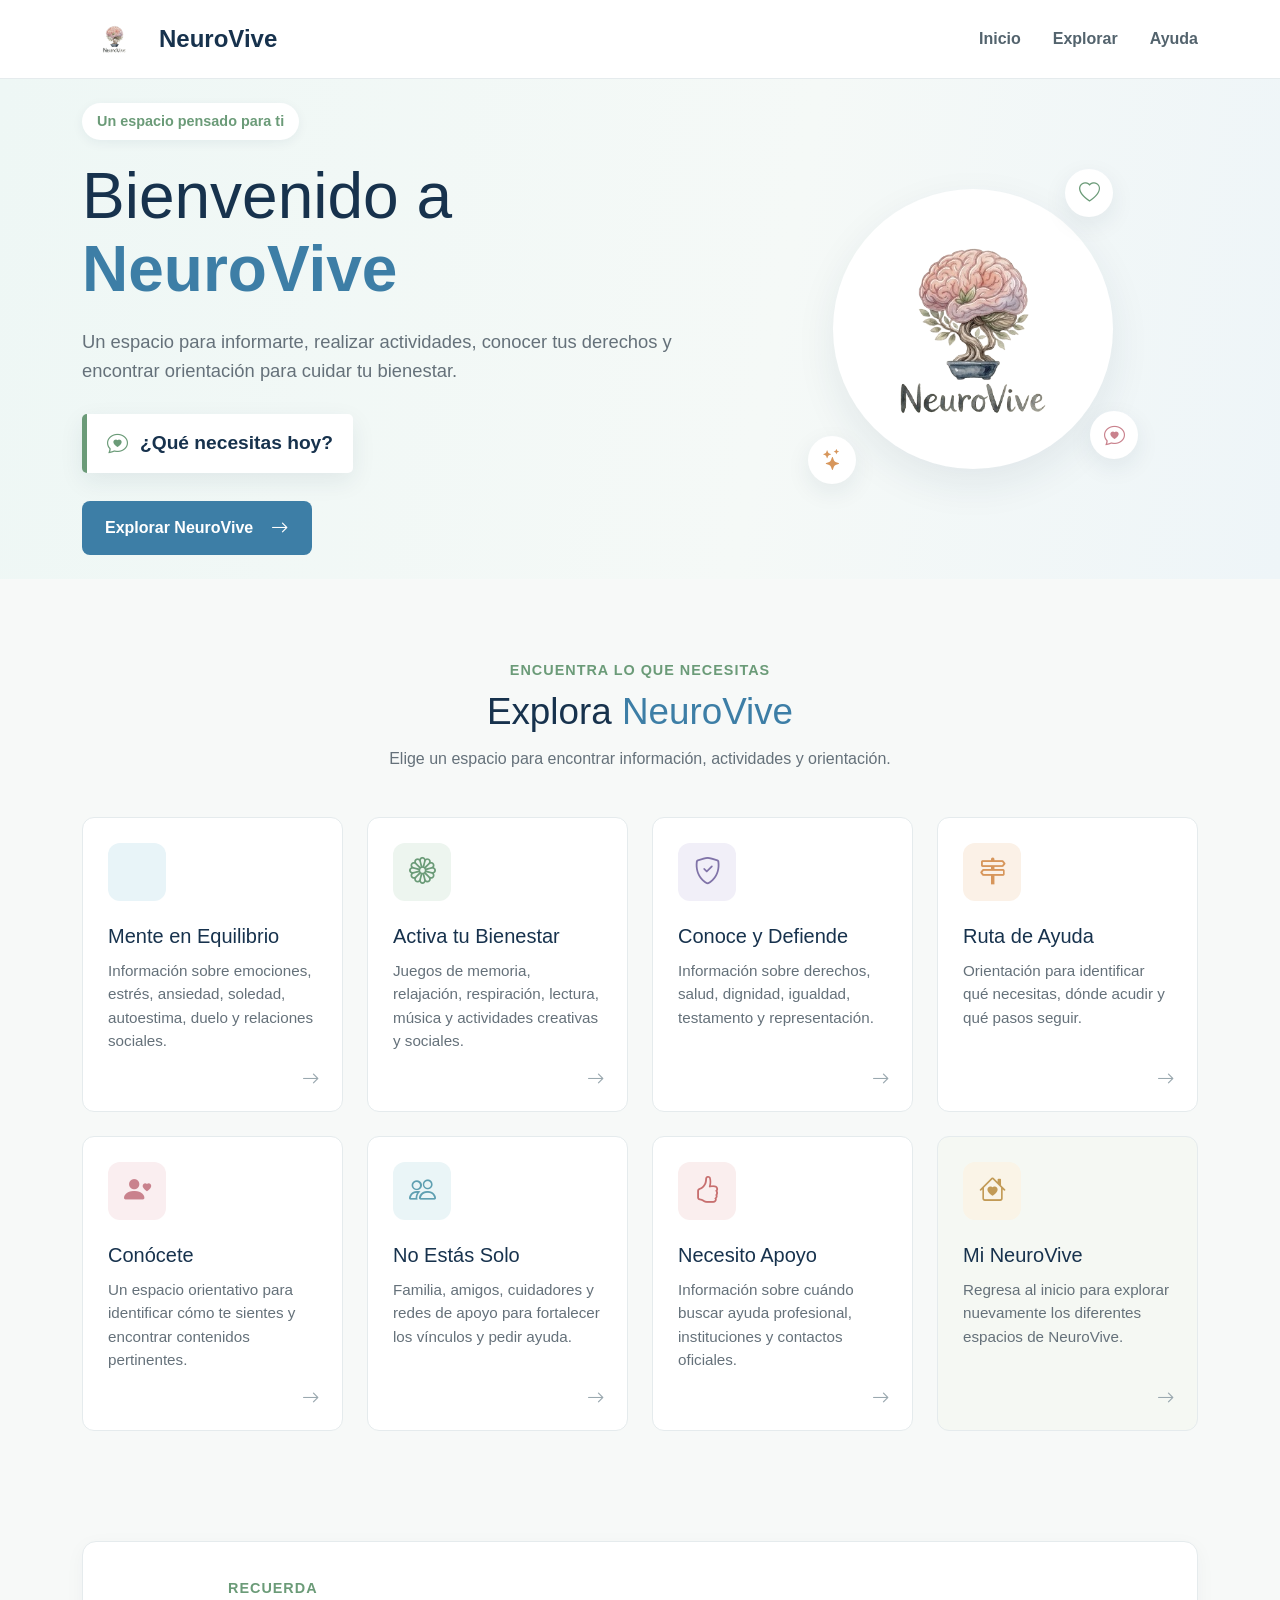
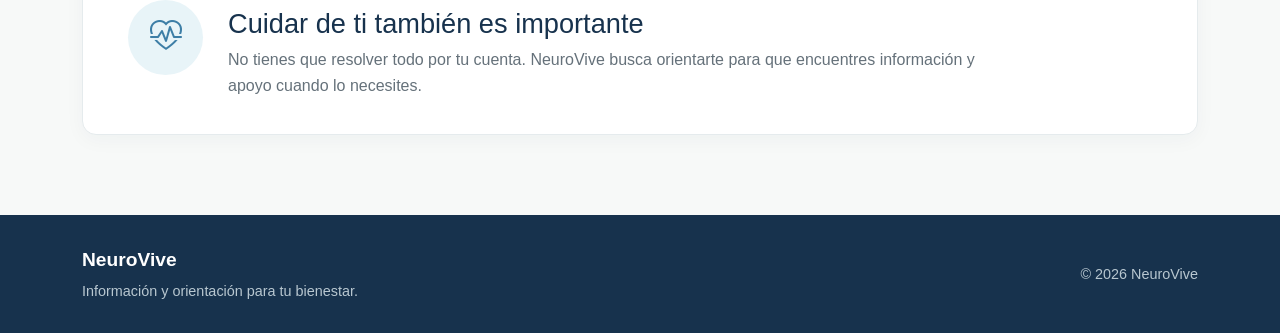
<file: index.html>
<!DOCTYPE html>
<html lang="es">

<head>
    <meta charset="UTF-8">
    <meta name="viewport" content="width=device-width, initial-scale=1.0">
    <title>NeuroVive | Tu bienestar importa</title>

    <!-- Bootstrap -->
    <link href="https://cdn.jsdelivr.net/npm/bootstrap@5.3.3/dist/css/bootstrap.min.css" rel="stylesheet">

    <!-- Bootstrap Icons -->
    <link rel="stylesheet" href="https://cdn.jsdelivr.net/npm/bootstrap-icons@1.11.3/font/bootstrap-icons.min.css">

    <!-- CSS propio -->
    <link rel="stylesheet" href="css/style.css">
</head>

<body>

    <!-- =================================
         NAVBAR
    ================================== -->
    <header class="navbar-neuro">
        <div class="container navbar-contenido">
            <a href="index.html" class="logo">
                <img src="assets/img/NeuroViveLogo.png" alt="Logo de NeuroVive">
                <span>NeuroVive</span>
            </a>

            <nav>
                <a href="#inicio">Inicio</a>
                <a href="#apartados">Explorar</a>
                <a href="#ayuda">Ayuda</a>
            </nav>
        </div>
    </header>

    <!-- =================================
         CONTENIDO
    ================================== -->
    <main>

        <!-- =================================
             HERO
        ================================== -->
        <section class="hero" id="inicio">
            <div class="container">
                <div class="hero-contenido">

                    <!-- TEXTO -->
                    <div class="hero-texto">
                        <span class="etiqueta">Un espacio pensado para ti</span>
                        <h1>Bienvenido a <strong>NeuroVive</strong></h1>
                        <p>
                            Un espacio para informarte, realizar actividades, conocer tus derechos y encontrar orientación para cuidar tu bienestar.
                        </p>

                        <div class="pregunta">
                            <i class="bi bi-chat-heart"></i>
                            <span>¿Qué necesitas hoy?</span>
                        </div>

                        <a href="#apartados" class="btn-principal">
                            Explorar NeuroVive
                            <i class="bi bi-arrow-right"></i>
                        </a>
                    </div>

                    <!-- LOGO DECORATIVO -->
                    <div class="hero-decoracion">
                        <div class="circulo-grande">
                            <img src="assets/img/NeuroViveLogo.png" alt="Logo de NeuroVive">
                        </div>

                        <div class="decoracion decoracion-1">
                            <i class="bi bi-heart"></i>
                        </div>

                        <div class="decoracion decoracion-2">
                            <i class="bi bi-stars"></i>
                        </div>

                        <div class="decoracion decoracion-3">
                            <i class="bi bi-chat-heart"></i>
                        </div>
                    </div>
                </div>
            </div>
        </section>

        <!-- =================================
             APARTADOS
        ================================== -->
        <section class="apartados" id="apartados">
            <div class="container">

                <!-- TÍTULO -->
                <div class="titulo-seccion">
                    <span class="subtitulo">Encuentra lo que necesitas</span>
                    <h2>Explora <span>NeuroVive</span></h2>
                    <p>Elige un espacio para encontrar información, actividades y orientación.</p>
                </div>

                <!-- TARJETAS -->
                <div class="row g-4">

                    <!-- 1. MENTE EN EQUILIBRIO -->
                    <div class="col-12 col-md-6 col-lg-3">
                        <a href="mente-en-equilibrio.html" class="tarjeta">
                            <div class="icono tarjeta-azul">
                                <i class="bi bi-brain"></i>
                            </div>
                            <div class="tarjeta-contenido">
                                <h3>Mente en Equilibrio</h3>
                                <p>Información sobre emociones, estrés, ansiedad, soledad, autoestima, duelo y relaciones sociales.</p>
                            </div>
                            <span class="flecha">
                                <i class="bi bi-arrow-right"></i>
                            </span>
                        </a>
                    </div>

                    <!-- 2. ACTIVA TU BIENESTAR -->
                    <div class="col-12 col-md-6 col-lg-3">
                        <a href="activa-tu-bienestar.html" class="tarjeta">
                            <div class="icono tarjeta-verde">
                                <i class="bi bi-flower1"></i>
                            </div>
                            <div class="tarjeta-contenido">
                                <h3>Activa tu Bienestar</h3>
                                <p>Juegos de memoria, relajación, respiración, lectura, música y actividades creativas y sociales.</p>
                            </div>
                            <span class="flecha">
                                <i class="bi bi-arrow-right"></i>
                            </span>
                        </a>
                    </div>

                    <!-- 3. CONOCE Y DEFIENDE -->
                    <div class="col-12 col-md-6 col-lg-3">
                        <a href="conoce-y-defiende.html" class="tarjeta">
                            <div class="icono tarjeta-morado">
                                <i class="bi bi-shield-check"></i>
                            </div>
                            <div class="tarjeta-contenido">
                                <h3>Conoce y Defiende</h3>
                                <p>Información sobre derechos, salud, dignidad, igualdad, testamento y representación.</p>
                            </div>
                            <span class="flecha">
                                <i class="bi bi-arrow-right"></i>
                            </span>
                        </a>
                    </div>

                    <!-- 4. RUTA DE AYUDA -->
                    <div class="col-12 col-md-6 col-lg-3">
                        <a href="ruta-de-ayuda.html" class="tarjeta">
                            <div class="icono tarjeta-naranja">
                                <i class="bi bi-signpost-2"></i>
                            </div>
                            <div class="tarjeta-contenido">
                                <h3>Ruta de Ayuda</h3>
                                <p>Orientación para identificar qué necesitas, dónde acudir y qué pasos seguir.</p>
                            </div>
                            <span class="flecha">
                                <i class="bi bi-arrow-right"></i>
                            </span>
                        </a>
                    </div>

                    <!-- 5. CONÓCETE -->
                    <div class="col-12 col-md-6 col-lg-3">
                        <a href="conocete.html" class="tarjeta">
                            <div class="icono tarjeta-rosa">
                                <i class="bi bi-person-heart"></i>
                            </div>
                            <div class="tarjeta-contenido">
                                <h3>Conócete</h3>
                                <p>Un espacio orientativo para identificar cómo te sientes y encontrar contenidos pertinentes.</p>
                            </div>
                            <span class="flecha">
                                <i class="bi bi-arrow-right"></i>
                            </span>
                        </a>
                    </div>

                    <!-- 6. NO ESTÁS SOLO -->
                    <div class="col-12 col-md-6 col-lg-3">
                        <a href="no-estas-solo.html" class="tarjeta">
                            <div class="icono tarjeta-celeste">
                                <i class="bi bi-people"></i>
                            </div>
                            <div class="tarjeta-contenido">
                                <h3>No Estás Solo</h3>
                                <p>Familia, amigos, cuidadores y redes de apoyo para fortalecer los vínculos y pedir ayuda.</p>
                            </div>
                            <span class="flecha">
                                <i class="bi bi-arrow-right"></i>
                            </span>
                        </a>
                    </div>

                    <!-- 7. NECESITO APOYO -->
                    <div class="col-12 col-md-6 col-lg-3">
                        <a href="necesito-apoyo.html" class="tarjeta">
                            <div class="icono tarjeta-rojo">
                                <i class="bi bi-hand-thumbs-up"></i>
                            </div>
                            <div class="tarjeta-contenido">
                                <h3>Necesito Apoyo</h3>
                                <p>Información sobre cuándo buscar ayuda profesional, instituciones y contactos oficiales.</p>
                            </div>
                            <span class="flecha">
                                <i class="bi bi-arrow-right"></i>
                            </span>
                        </a>
                    </div>

                    <!-- 8. MI NEUROVIVE -->
                    <div class="col-12 col-md-6 col-lg-3">
                        <a href="index.html" class="tarjeta tarjeta-especial">
                            <div class="icono tarjeta-dorado">
                                <i class="bi bi-house-heart"></i>
                            </div>
                            <div class="tarjeta-contenido">
                                <h3>Mi NeuroVive</h3>
                                <p>Regresa al inicio para explorar nuevamente los diferentes espacios de NeuroVive.</p>
                            </div>
                            <span class="flecha">
                                <i class="bi bi-arrow-right"></i>
                            </span>
                        </a>
                    </div>

                </div>
            </div>
        </section>

        <!-- =================================
             MENSAJE FINAL
        ================================== -->
        <section class="seccion-ayuda" id="ayuda">
            <div class="container">
                <div class="ayuda-contenido">
                    <div class="ayuda-icono">
                        <i class="bi bi-heart-pulse"></i>
                    </div>
                    <div>
                        <span class="subtitulo">Recuerda</span>
                        <h2>Cuidar de ti también es importante</h2>
                        <p>No tienes que resolver todo por tu cuenta. NeuroVive busca orientarte para que encuentres información y apoyo cuando lo necesites.</p>
                    </div>
                </div>
            </div>
        </section>

    </main>

    <!-- =================================
         FOOTER
    ================================== -->
    <footer>
        <div class="container">
            <div class="footer-contenido">
                <div>
                    <strong>NeuroVive</strong>
                    <p>Información y orientación para tu bienestar.</p>
                </div>
                <span>© 2026 NeuroVive</span>
            </div>
        </div>
    </footer>

    <!-- Bootstrap JS -->
    <script src="https://cdn.jsdelivr.net/npm/bootstrap@5.3.3/dist/js/bootstrap.bundle.min.js"></script>

</body>
</html>
</file>
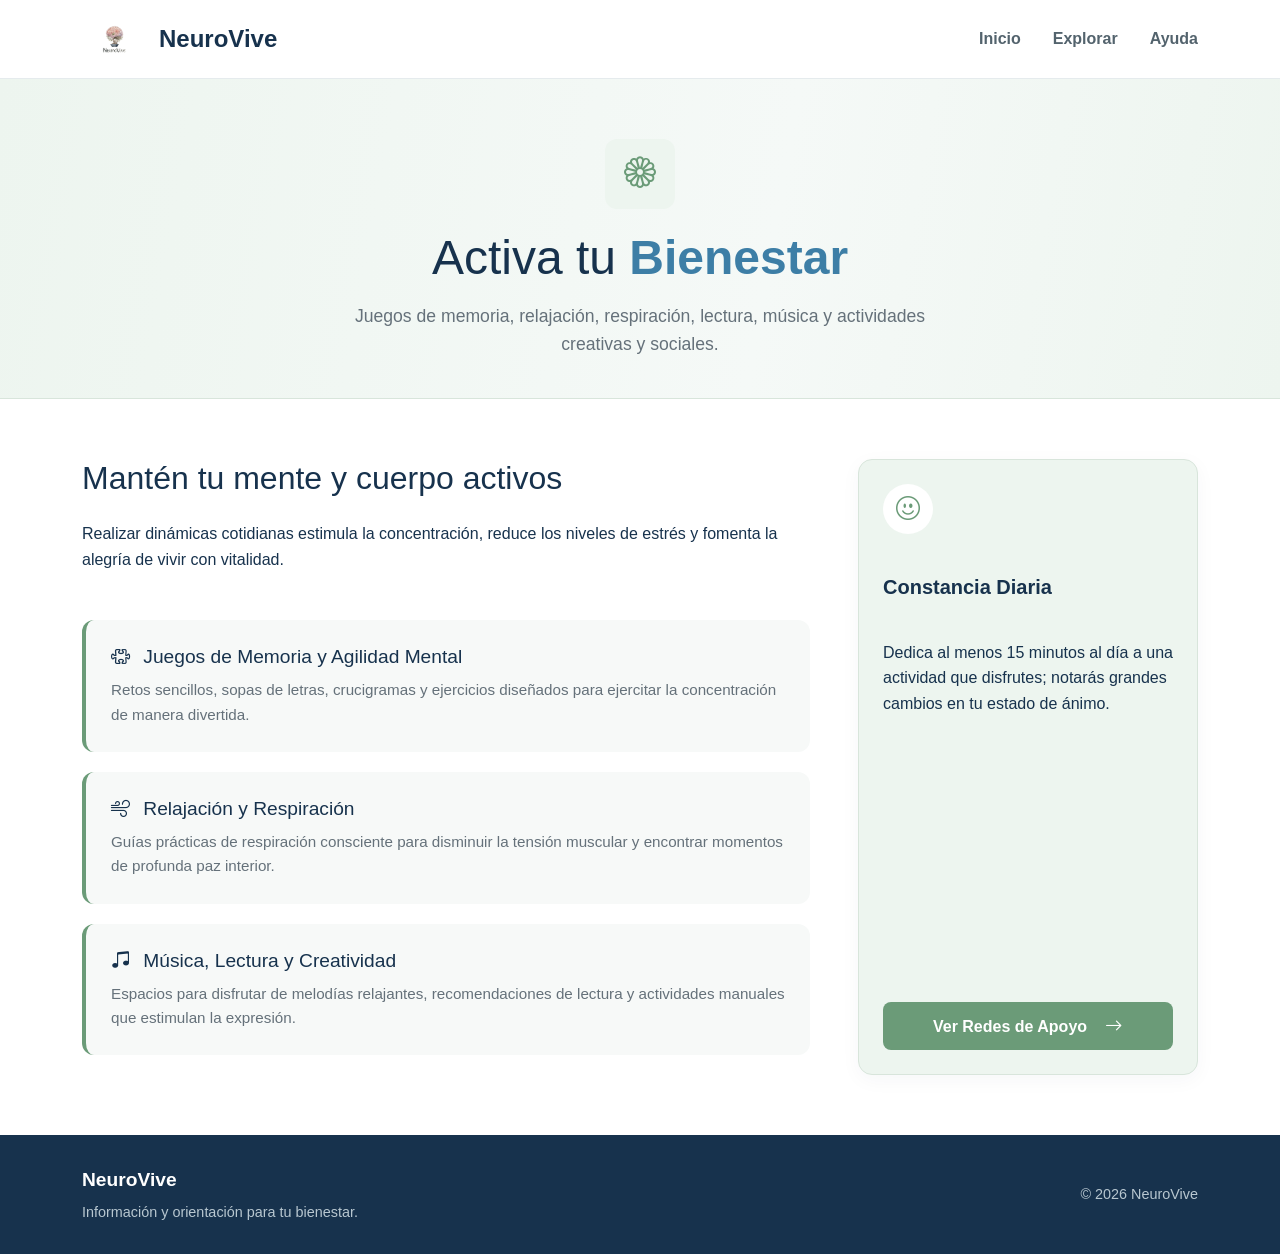
<file: activa-tu-bienestar.html>
<!DOCTYPE html>
<html lang="es">

<head>
    <meta charset="UTF-8">
    <meta name="viewport" content="width=device-width, initial-scale=1.0">
    <title>Activa tu Bienestar | NeuroVive</title>
    <!-- Bootstrap -->
    <link href="https://cdn.jsdelivr.net/npm/bootstrap@5.3.3/dist/css/bootstrap.min.css" rel="stylesheet">
    <!-- Bootstrap Icons -->
    <link rel="stylesheet" href="https://cdn.jsdelivr.net/npm/bootstrap-icons@1.11.3/font/bootstrap-icons.min.css">
    <!-- CSS propio -->
    <link rel="stylesheet" href="css/style.css">
</head>

<body>

    <!-- NAVBAR -->
    <header class="navbar-neuro">
        <div class="container navbar-contenido">
            <a href="index.html" class="logo">
                <img src="assets/img/NeuroViveLogo.png" alt="Logo de NeuroVive">
                <span>NeuroVive</span>
            </a>
            <nav>
                <a href="index.html#inicio">Inicio</a>
                <a href="index.html#apartados">Explorar</a>
                <a href="index.html#ayuda">Ayuda</a>
            </nav>
        </div>
    </header>

    <main>
        <!-- HERO INTERNO -->
        <section class="hero-interno" style="background: linear-gradient(100deg, #edf5ef 0%, #f5f9f7 60%, #edf5ef 100%); border-bottom: 1px solid #d8e5db;">
            <div class="container">
                <div class="icono tarjeta-verde">
                    <i class="bi bi-flower1"></i>
                </div>
                <h1>Activa tu <strong>Bienestar</strong></h1>
                <p>Juegos de memoria, relajación, respiración, lectura, música y actividades creativas y sociales.</p>
            </div>
        </section>

        <!-- CONTENIDO -->
        <section class="contenido-interno">
            <div class="container">
                <div class="row g-5">
                    
                    <!-- Columna principal -->
                    <div class="col-lg-8">
                        <h2 class="mb-4">Mantén tu mente y cuerpo activos</h2>
                        <p class="mb-5">Realizar dinámicas cotidianas estimula la concentración, reduce los niveles de estrés y fomenta la alegría de vivir con vitalidad.</p>
                        
                        <div class="tarjeta-recurso" style="border-left-color: var(--verde);">
                            <h4><i class="bi bi-puzzle me-2"></i> Juegos de Memoria y Agilidad Mental</h4>
                            <p>Retos sencillos, sopas de letras, crucigramas y ejercicios diseñados para ejercitar la concentración de manera divertida.</p>
                        </div>

                        <div class="tarjeta-recurso" style="border-left-color: var(--verde);">
                            <h4><i class="bi bi-wind me-2"></i> Relajación y Respiración</h4>
                            <p>Guías prácticas de respiración consciente para disminuir la tensión muscular y encontrar momentos de profunda paz interior.</p>
                        </div>

                        <div class="tarjeta-recurso" style="border-left-color: var(--verde);">
                            <h4><i class="bi bi-music-note-beamed me-2"></i> Música, Lectura y Creatividad</h4>
                            <p>Espacios para disfrutar de melodías relajantes, recomendaciones de lectura y actividades manuales que estimulan la expresión.</p>
                        </div>
                    </div>

                    <!-- Columna lateral -->
                    <div class="col-lg-4">
                        <div class="ayuda-contenido p-4 flex-column align-items-start text-start h-100" style="background: var(--verde-claro); border-color: #d8e5db;">
                            <div class="ayuda-icono mb-3" style="background: var(--blanco); color: var(--verde); min-width: 50px; height: 50px; font-size: 1.5rem;">
                                <i class="bi bi-emoji-smile"></i>
                            </div>
                            <h3 class="h5 fw-bold" style="color: var(--azul-oscuro);">Constancia Diaria</h3>
                            <p class="fs-6 mt-2 mb-4" style="color: var(--azul-oscuro);">Dedica al menos 15 minutos al día a una actividad que disfrutes; notarás grandes cambios en tu estado de ánimo.</p>
                            <a href="no-estas-solo.html" class="btn-principal w-100 mt-auto" style="padding: 10px; background: var(--verde);">
                                Ver Redes de Apoyo <i class="bi bi-arrow-right"></i>
                            </a>
                        </div>
                    </div>

                </div>
            </div>
        </section>
    </main>

    <!-- FOOTER -->
    <footer>
        <div class="container">
            <div class="footer-contenido">
                <div>
                    <strong>NeuroVive</strong>
                    <p>Información y orientación para tu bienestar.</p>
                </div>
                <span>© 2026 NeuroVive</span>
            </div>
        </div>
    </footer>

    <!-- Bootstrap JS -->
    <script src="https://cdn.jsdelivr.net/npm/bootstrap@5.3.3/dist/js/bootstrap.bundle.min.js"></script>
</body>

</html>
</file>
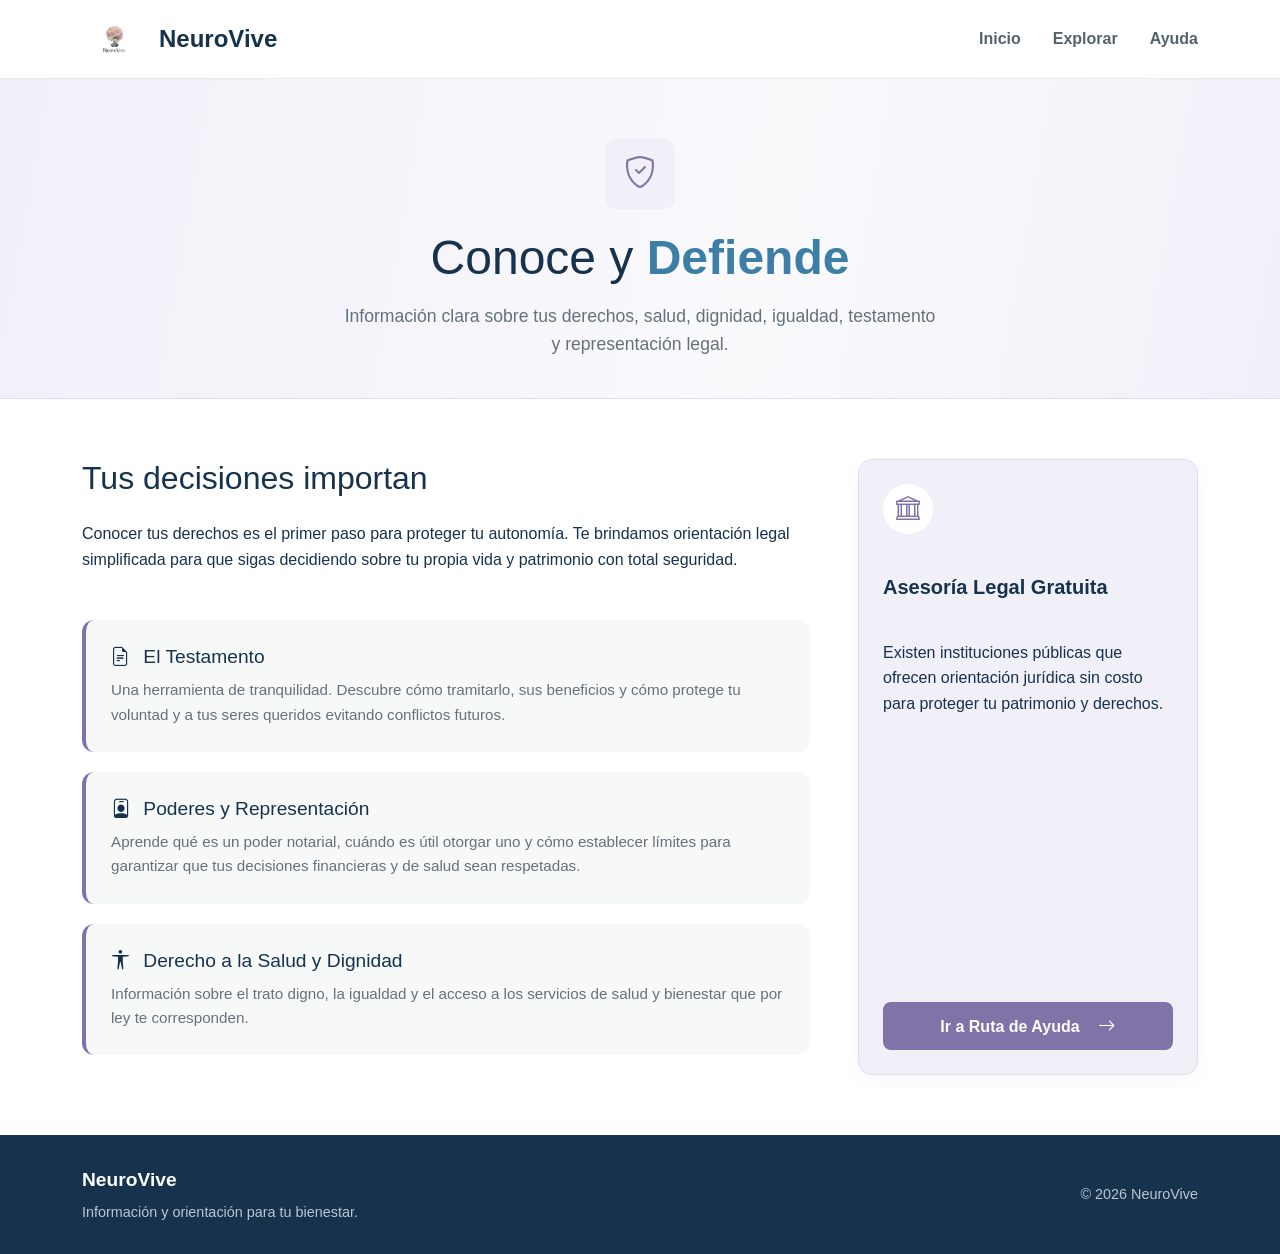
<file: conoce-y-defiende.html>
<!DOCTYPE html>
<html lang="es">

<head>
    <meta charset="UTF-8">
    <meta name="viewport" content="width=device-width, initial-scale=1.0">
    <title>Conoce y Defiende | NeuroVive</title>
    <!-- Bootstrap -->
    <link href="https://cdn.jsdelivr.net/npm/bootstrap@5.3.3/dist/css/bootstrap.min.css" rel="stylesheet">
    <!-- Bootstrap Icons -->
    <link rel="stylesheet" href="https://cdn.jsdelivr.net/npm/bootstrap-icons@1.11.3/font/bootstrap-icons.min.css">
    <!-- CSS propio -->
    <link rel="stylesheet" href="css/style.css">
</head>

<body>

    <!-- NAVBAR -->
    <header class="navbar-neuro">
        <div class="container navbar-contenido">
            <a href="index.html" class="logo">
                <img src="assets/img/NeuroViveLogo.png" alt="Logo de NeuroVive">
                <span>NeuroVive</span>
            </a>
            <nav>
                <a href="index.html#inicio">Inicio</a>
                <a href="index.html#apartados">Explorar</a>
                <a href="index.html#ayuda">Ayuda</a>
            </nav>
        </div>
    </header>

    <main>
        <!-- HERO INTERNO -->
        <section class="hero-interno" style="background: linear-gradient(100deg, #f1eff8 0%, #faf9fc 60%, #f1eff8 100%); border-bottom: 1px solid #e2ddec;">
            <div class="container">
                <div class="icono tarjeta-morado">
                    <i class="bi bi-shield-check"></i>
                </div>
                <h1>Conoce y <strong>Defiende</strong></h1>
                <p>Información clara sobre tus derechos, salud, dignidad, igualdad, testamento y representación legal.</p>
            </div>
        </section>

        <!-- CONTENIDO -->
        <section class="contenido-interno">
            <div class="container">
                <div class="row g-5">
                    
                    <!-- Columna principal -->
                    <div class="col-lg-8">
                        <h2 class="mb-4">Tus decisiones importan</h2>
                        <p class="mb-5">Conocer tus derechos es el primer paso para proteger tu autonomía. Te brindamos orientación legal simplificada para que sigas decidiendo sobre tu propia vida y patrimonio con total seguridad.</p>
                        
                        <div class="tarjeta-recurso" style="border-left-color: var(--morado);">
                            <h4><i class="bi bi-file-earmark-text me-2"></i> El Testamento</h4>
                            <p>Una herramienta de tranquilidad. Descubre cómo tramitarlo, sus beneficios y cómo protege tu voluntad y a tus seres queridos evitando conflictos futuros.</p>
                        </div>

                        <div class="tarjeta-recurso" style="border-left-color: var(--morado);">
                            <h4><i class="bi bi-person-badge me-2"></i> Poderes y Representación</h4>
                            <p>Aprende qué es un poder notarial, cuándo es útil otorgar uno y cómo establecer límites para garantizar que tus decisiones financieras y de salud sean respetadas.</p>
                        </div>

                        <div class="tarjeta-recurso" style="border-left-color: var(--morado);">
                            <h4><i class="bi bi-universal-access me-2"></i> Derecho a la Salud y Dignidad</h4>
                            <p>Información sobre el trato digno, la igualdad y el acceso a los servicios de salud y bienestar que por ley te corresponden.</p>
                        </div>
                    </div>

                    <!-- Columna lateral -->
                    <div class="col-lg-4">
                        <div class="ayuda-contenido p-4 flex-column align-items-start text-start h-100" style="background: var(--morado-claro); border-color: #e2ddec;">
                            <div class="ayuda-icono mb-3" style="background: var(--blanco); color: var(--morado); min-width: 50px; height: 50px; font-size: 1.5rem;">
                                <i class="bi bi-bank"></i>
                            </div>
                            <h3 class="h5 fw-bold" style="color: var(--azul-oscuro);">Asesoría Legal Gratuita</h3>
                            <p class="fs-6 mt-2 mb-4" style="color: var(--azul-oscuro);">Existen instituciones públicas que ofrecen orientación jurídica sin costo para proteger tu patrimonio y derechos.</p>
                            <a href="ruta-de-ayuda.html" class="btn-principal w-100 mt-auto" style="padding: 10px; background: var(--morado);">
                                Ir a Ruta de Ayuda <i class="bi bi-arrow-right"></i>
                            </a>
                        </div>
                    </div>

                </div>
            </div>
        </section>
    </main>

    <!-- FOOTER -->
    <footer>
        <div class="container">
            <div class="footer-contenido">
                <div>
                    <strong>NeuroVive</strong>
                    <p>Información y orientación para tu bienestar.</p>
                </div>
                <span>© 2026 NeuroVive</span>
            </div>
        </div>
    </footer>

    <script src="https://cdn.jsdelivr.net/npm/bootstrap@5.3.3/dist/js/bootstrap.bundle.min.js"></script>
</body>

</html>
</file>
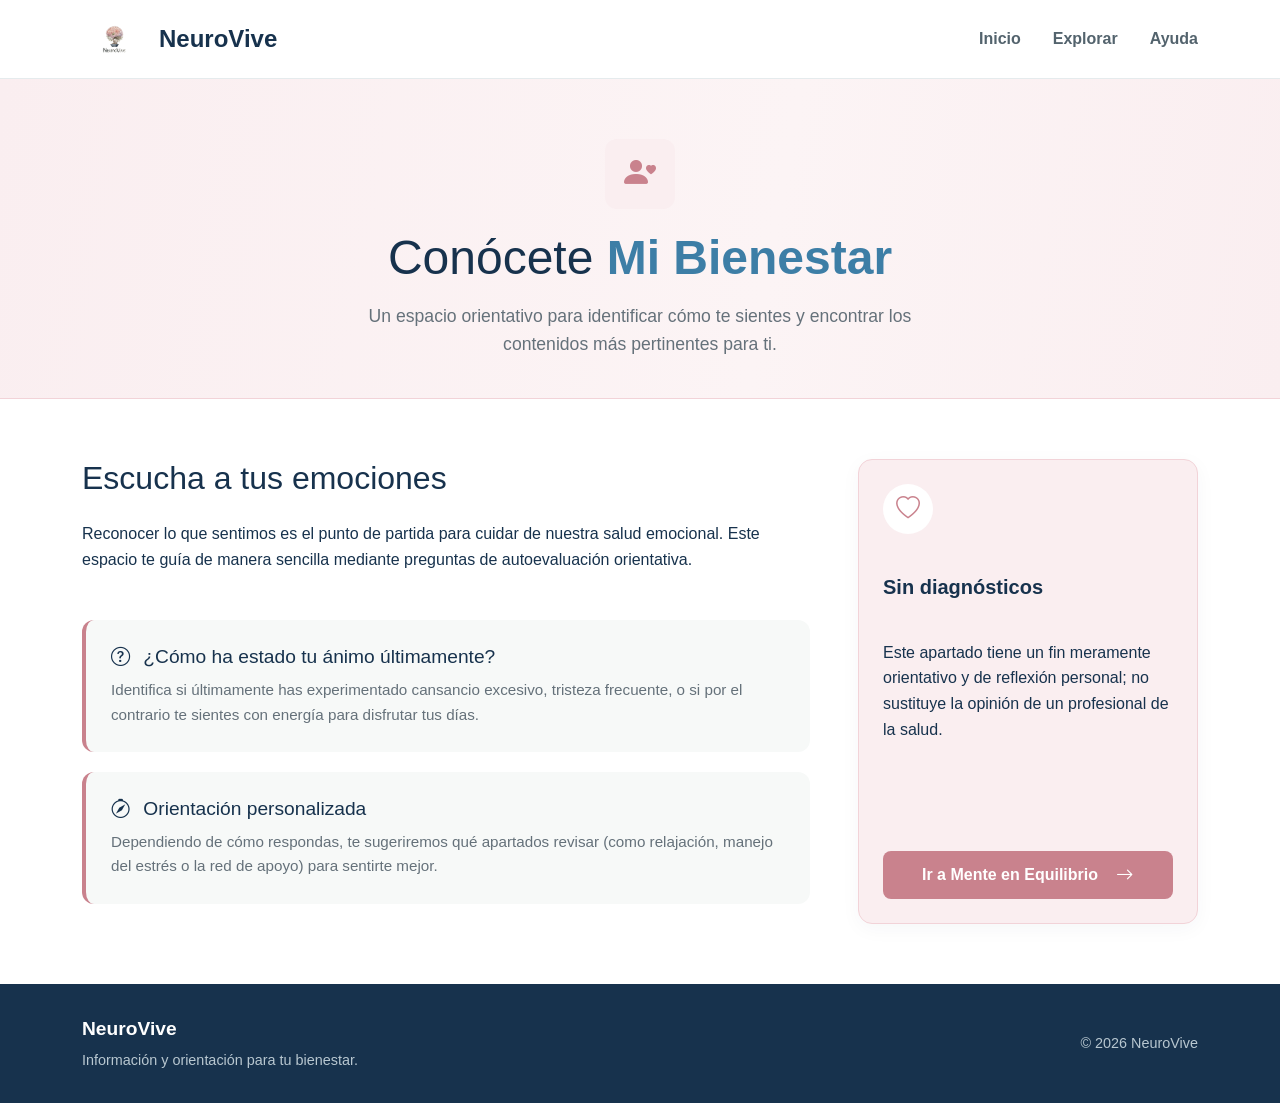
<file: conocete.html>
<!DOCTYPE html>
<html lang="es">

<head>
    <meta charset="UTF-8">
    <meta name="viewport" content="width=device-width, initial-scale=1.0">
    <title>Conócete | NeuroVive</title>
    <!-- Bootstrap -->
    <link href="https://cdn.jsdelivr.net/npm/bootstrap@5.3.3/dist/css/bootstrap.min.css" rel="stylesheet">
    <!-- Bootstrap Icons -->
    <link rel="stylesheet" href="https://cdn.jsdelivr.net/npm/bootstrap-icons@1.11.3/font/bootstrap-icons.min.css">
    <!-- CSS propio -->
    <link rel="stylesheet" href="css/style.css">
</head>

<body>

    <!-- NAVBAR -->
    <header class="navbar-neuro">
        <div class="container navbar-contenido">
            <a href="index.html" class="logo">
                <img src="assets/img/NeuroViveLogo.png" alt="Logo de NeuroVive">
                <span>NeuroVive</span>
            </a>
            <nav>
                <a href="index.html#inicio">Inicio</a>
                <a href="index.html#apartados">Explorar</a>
                <a href="index.html#ayuda">Ayuda</a>
            </nav>
        </div>
    </header>

    <main>
        <!-- HERO INTERNO -->
        <section class="hero-interno" style="background: linear-gradient(100deg, #faeef0 0%, #fcf4f5 60%, #faeef0 100%); border-bottom: 1px solid #f2d3d8;">
            <div class="container">
                <div class="icono tarjeta-rosa">
                    <i class="bi bi-person-heart"></i>
                </div>
                <h1>Conócete <strong>Mi Bienestar</strong></h1>
                <p>Un espacio orientativo para identificar cómo te sientes y encontrar los contenidos más pertinentes para ti.</p>
            </div>
        </section>

        <!-- CONTENIDO -->
        <section class="contenido-interno">
            <div class="container">
                <div class="row g-5">
                    
                    <!-- Columna principal -->
                    <div class="col-lg-8">
                        <h2 class="mb-4">Escucha a tus emociones</h2>
                        <p class="mb-5">Reconocer lo que sentimos es el punto de partida para cuidar de nuestra salud emocional. Este espacio te guía de manera sencilla mediante preguntas de autoevaluación orientativa.</p>
                        
                        <div class="tarjeta-recurso" style="border-left-color: var(--rosa);">
                            <h4><i class="bi bi-question-circle me-2"></i> ¿Cómo ha estado tu ánimo últimamente?</h4>
                            <p>Identifica si últimamente has experimentado cansancio excesivo, tristeza frecuente, o si por el contrario te sientes con energía para disfrutar tus días.</p>
                        </div>

                        <div class="tarjeta-recurso" style="border-left-color: var(--rosa);">
                            <h4><i class="bi bi-compass me-2"></i> Orientación personalizada</h4>
                            <p>Dependiendo de cómo respondas, te sugeriremos qué apartados revisar (como relajación, manejo del estrés o la red de apoyo) para sentirte mejor.</p>
                        </div>
                    </div>

                    <!-- Columna lateral -->
                    <div class="col-lg-4">
                        <div class="ayuda-contenido p-4 flex-column align-items-start text-start h-100" style="background: var(--rosa-claro); border-color: #f2d3d8;">
                            <div class="ayuda-icono mb-3" style="background: var(--blanco); color: var(--rosa); min-width: 50px; height: 50px; font-size: 1.5rem;">
                                <i class="bi bi-heart"></i>
                            </div>
                            <h3 class="h5 fw-bold" style="color: var(--azul-oscuro);">Sin diagnósticos</h3>
                            <p class="fs-6 mt-2 mb-4" style="color: var(--azul-oscuro);">Este apartado tiene un fin meramente orientativo y de reflexión personal; no sustituye la opinión de un profesional de la salud.</p>
                            <a href="mente-en-equilibrio.html" class="btn-principal w-100 mt-auto" style="padding: 10px; background: var(--rosa);">
                                Ir a Mente en Equilibrio <i class="bi bi-arrow-right"></i>
                            </a>
                        </div>
                    </div>

                </div>
            </div>
        </section>
    </main>

    <!-- FOOTER -->
    <footer>
        <div class="container">
            <div class="footer-contenido">
                <div>
                    <strong>NeuroVive</strong>
                    <p>Información y orientación para tu bienestar.</p>
                </div>
                <span>© 2026 NeuroVive</span>
            </div>
        </div>
    </footer>

    <!-- Bootstrap JS -->
    <script src="https://cdn.jsdelivr.net/npm/bootstrap@5.3.3/dist/js/bootstrap.bundle.min.js"></script>
</body>

</html>
</file>
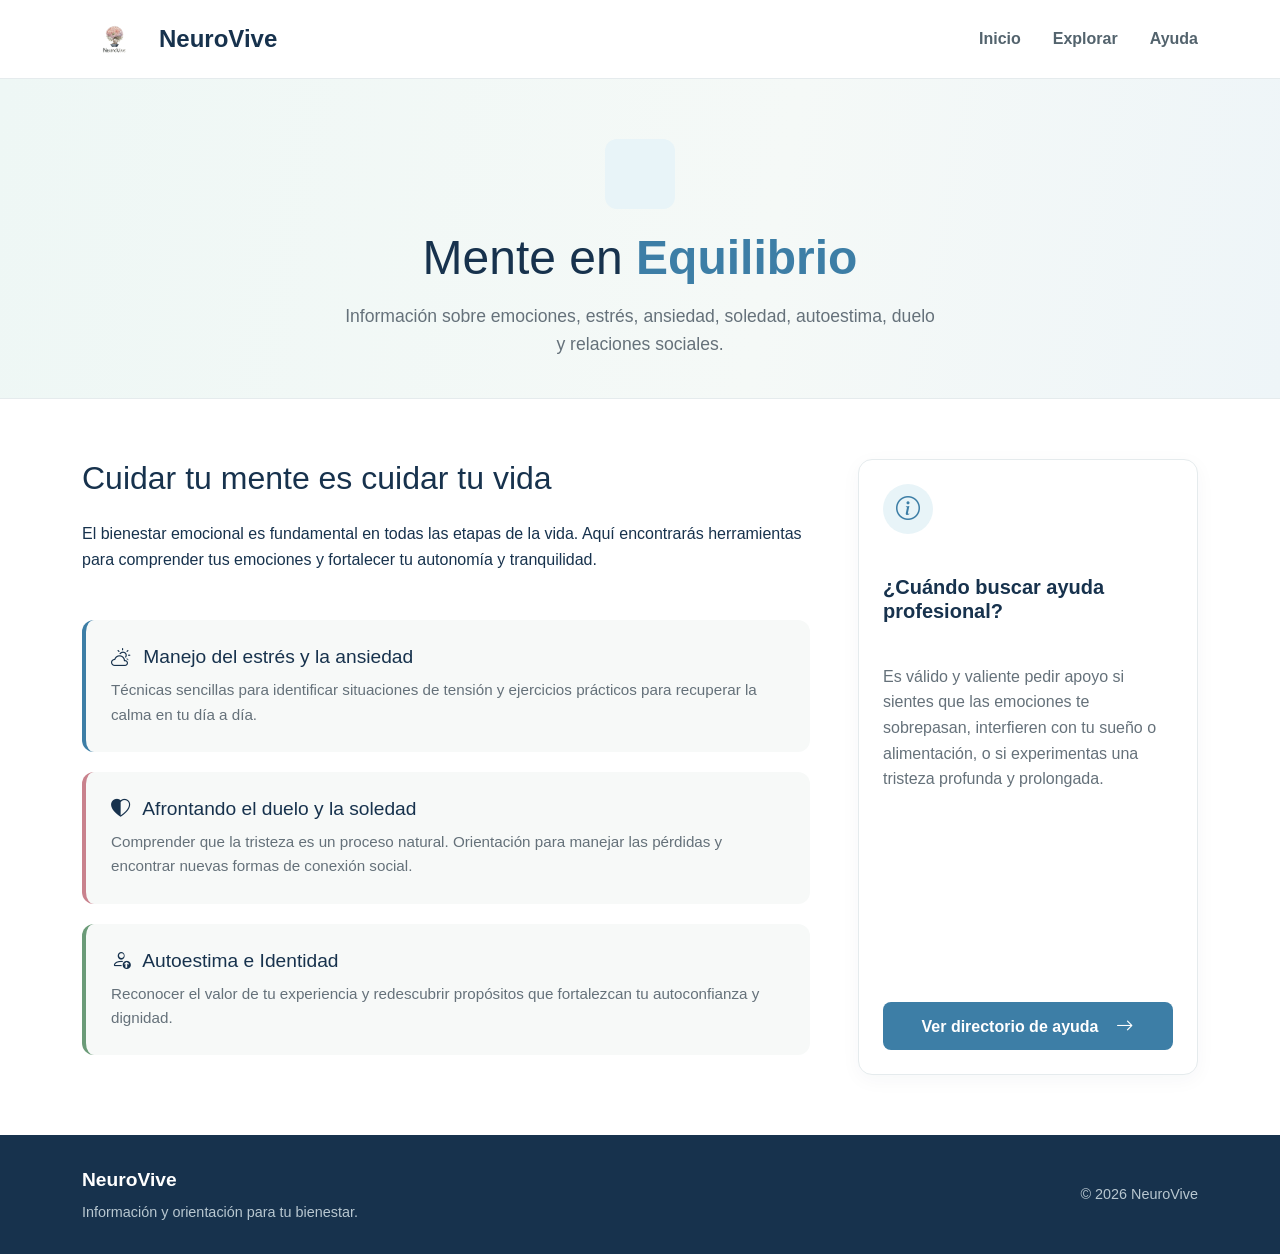
<file: mente-en-equilibrio.html>
<!DOCTYPE html>
<html lang="es">

<head>
    <meta charset="UTF-8">
    <meta name="viewport" content="width=device-width, initial-scale=1.0">
    <title>Mente en Equilibrio | NeuroVive</title>
    <!-- Bootstrap -->
    <link href="https://cdn.jsdelivr.net/npm/bootstrap@5.3.3/dist/css/bootstrap.min.css" rel="stylesheet">
    <!-- Bootstrap Icons -->
    <link rel="stylesheet" href="https://cdn.jsdelivr.net/npm/bootstrap-icons@1.11.3/font/bootstrap-icons.min.css">
    <!-- CSS propio -->
    <link rel="stylesheet" href="css/style.css">
</head>

<body>

    <!-- NAVBAR -->
    <header class="navbar-neuro">
        <div class="container navbar-contenido">
            <a href="index.html" class="logo">
                <img src="assets/img/NeuroViveLogo.png" alt="Logo de NeuroVive">
                <span>NeuroVive</span>
            </a>
            <nav>
                <a href="index.html#inicio">Inicio</a>
                <a href="index.html#apartados">Explorar</a>
                <a href="index.html#ayuda">Ayuda</a>
            </nav>
        </div>
    </header>

    <main>
        <!-- HERO INTERNO -->
        <section class="hero-interno">
            <div class="container">
                <div class="icono tarjeta-azul">
                    <i class="bi bi-brain"></i>
                </div>
                <h1>Mente en <strong>Equilibrio</strong></h1>
                <p>Información sobre emociones, estrés, ansiedad, soledad, autoestima, duelo y relaciones sociales.</p>
            </div>
        </section>

        <!-- CONTENIDO -->
        <section class="contenido-interno">
            <div class="container">
                <div class="row g-5">
                    
                    <!-- Columna principal -->
                    <div class="col-lg-8">
                        <h2 class="mb-4">Cuidar tu mente es cuidar tu vida</h2>
                        <p class="mb-5">El bienestar emocional es fundamental en todas las etapas de la vida. Aquí encontrarás herramientas para comprender tus emociones y fortalecer tu autonomía y tranquilidad.</p>
                        
                        <div class="tarjeta-recurso" style="border-left-color: var(--azul);">
                            <h4><i class="bi bi-cloud-sun me-2"></i> Manejo del estrés y la ansiedad</h4>
                            <p>Técnicas sencillas para identificar situaciones de tensión y ejercicios prácticos para recuperar la calma en tu día a día.</p>
                        </div>

                        <div class="tarjeta-recurso" style="border-left-color: var(--rosa);">
                            <h4><i class="bi bi-heart-half me-2"></i> Afrontando el duelo y la soledad</h4>
                            <p>Comprender que la tristeza es un proceso natural. Orientación para manejar las pérdidas y encontrar nuevas formas de conexión social.</p>
                        </div>

                        <div class="tarjeta-recurso" style="border-left-color: var(--verde);">
                            <h4><i class="bi bi-person-up me-2"></i> Autoestima e Identidad</h4>
                            <p>Reconocer el valor de tu experiencia y redescubrir propósitos que fortalezcan tu autoconfianza y dignidad.</p>
                        </div>
                    </div>

                    <!-- Columna lateral -->
                    <div class="col-lg-4">
                        <div class="ayuda-contenido p-4 flex-column align-items-start text-start h-100">
                            <div class="ayuda-icono mb-3" style="min-width: 50px; height: 50px; font-size: 1.5rem;">
                                <i class="bi bi-info-circle"></i>
                            </div>
                            <h3 class="h5 fw-bold">¿Cuándo buscar ayuda profesional?</h3>
                            <p class="fs-6 mt-2 mb-4">Es válido y valiente pedir apoyo si sientes que las emociones te sobrepasan, interfieren con tu sueño o alimentación, o si experimentas una tristeza profunda y prolongada.</p>
                            <a href="necesito-apoyo.html" class="btn-principal w-100 mt-auto" style="padding: 10px;">
                                Ver directorio de ayuda <i class="bi bi-arrow-right"></i>
                            </a>
                        </div>
                    </div>

                </div>
            </div>
        </section>
    </main>

    <!-- FOOTER -->
    <footer>
        <div class="container">
            <div class="footer-contenido">
                <div>
                    <strong>NeuroVive</strong>
                    <p>Información y orientación para tu bienestar.</p>
                </div>
                <span>© 2026 NeuroVive</span>
            </div>
        </div>
    </footer>

    <script src="https://cdn.jsdelivr.net/npm/bootstrap@5.3.3/dist/js/bootstrap.bundle.min.js"></script>
</body>

</html>
</file>
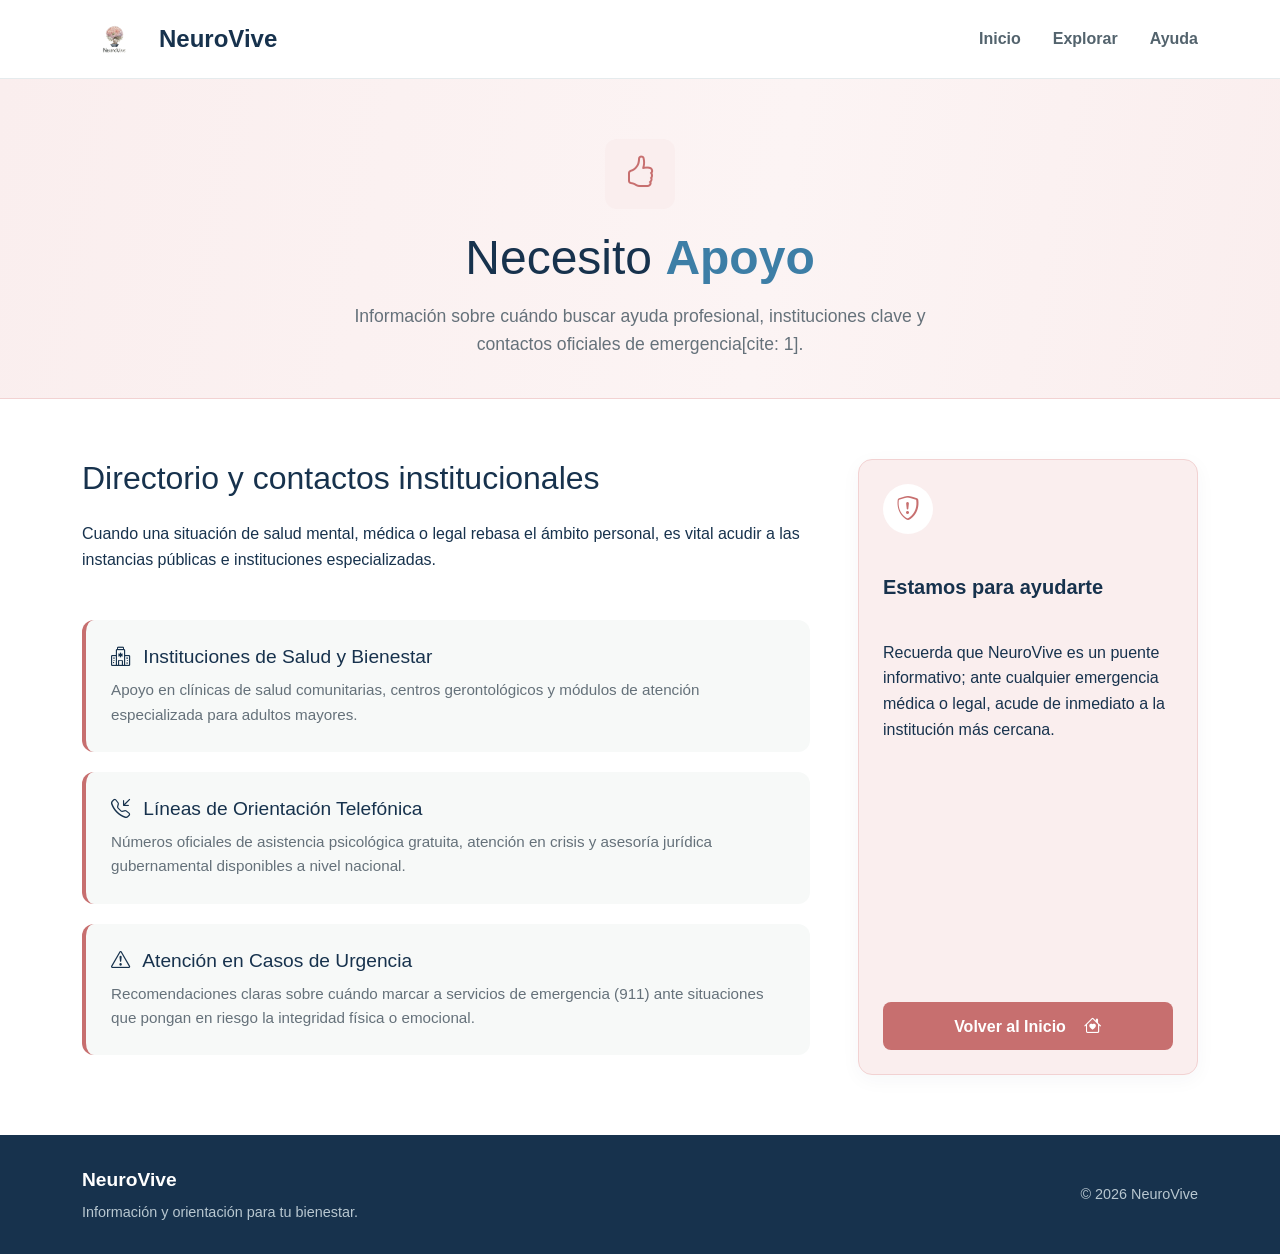
<file: necesito-apoyo.html>
<!DOCTYPE html>
<html lang="es">

<head>
    <meta charset="UTF-8">
    <meta name="viewport" content="width=device-width, initial-scale=1.0">
    <title>Necesito Apoyo | NeuroVive</title>
    <!-- Bootstrap -->
    <link href="https://cdn.jsdelivr.net/npm/bootstrap@5.3.3/dist/css/bootstrap.min.css" rel="stylesheet">
    <!-- Bootstrap Icons -->
    <link rel="stylesheet" href="https://cdn.jsdelivr.net/npm/bootstrap-icons@1.11.3/font/bootstrap-icons.min.css">
    <!-- CSS propio -->
    <link rel="stylesheet" href="css/style.css">
</head>

<body>

    <!-- NAVBAR -->
    <header class="navbar-neuro">
        <div class="container navbar-contenido">
            <a href="index.html" class="logo">
                <img src="assets/img/NeuroViveLogo.png" alt="Logo de NeuroVive">
                <span>NeuroVive</span>
            </a>
            <nav>
                <a href="index.html#inicio">Inicio</a>
                <a href="index.html#apartados">Explorar</a>
                <a href="index.html#ayuda">Ayuda</a>
            </nav>
        </div>
    </header>

    <main>
        <!-- HERO INTERNO -->
        <section class="hero-interno" style="background: linear-gradient(100deg, #faeeee 0%, #fcf4f4 60%, #faeeee 100%); border-bottom: 1px solid #f2d2d2;">
            <div class="container">
                <div class="icono tarjeta-rojo">
                    <i class="bi bi-hand-thumbs-up"></i>
                </div>
                <h1>Necesito <strong>Apoyo</strong></h1>
                <p>Información sobre cuándo buscar ayuda profesional, instituciones clave y contactos oficiales de emergencia[cite: 1].</p>
            </div>
        </section>

        <!-- CONTENIDO -->
        <section class="contenido-interno">
            <div class="container">
                <div class="row g-5">
                    
                    <!-- Columna principal -->
                    <div class="col-lg-8">
                        <h2 class="mb-4">Directorio y contactos institucionales</h2>
                        <p class="mb-5">Cuando una situación de salud mental, médica o legal rebasa el ámbito personal, es vital acudir a las instancias públicas e instituciones especializadas.</p>
                        
                        <div class="tarjeta-recurso" style="border-left-color: var(--rojo);">
                            <h4><i class="bi bi-hospital me-2"></i> Instituciones de Salud y Bienestar</h4>
                            <p>Apoyo en clínicas de salud comunitarias, centros gerontológicos y módulos de atención especializada para adultos mayores.</p>
                        </div>

                        <div class="tarjeta-recurso" style="border-left-color: var(--rojo);">
                            <h4><i class="bi bi-telephone-inbound me-2"></i> Líneas de Orientación Telefónica</h4>
                            <p>Números oficiales de asistencia psicológica gratuita, atención en crisis y asesoría jurídica gubernamental disponibles a nivel nacional.</p>
                        </div>

                        <div class="tarjeta-recurso" style="border-left-color: var(--rojo);">
                            <h4><i class="bi bi-exclamation-triangle me-2"></i> Atención en Casos de Urgencia</h4>
                            <p>Recomendaciones claras sobre cuándo marcar a servicios de emergencia (911) ante situaciones que pongan en riesgo la integridad física o emocional.</p>
                        </div>
                    </div>

                    <!-- Columna lateral -->
                    <div class="col-lg-4">
                        <div class="ayuda-contenido p-4 flex-column align-items-start text-start h-100" style="background: var(--rojo-claro); border-color: #f2d2d2;">
                            <div class="ayuda-icono mb-3" style="background: var(--blanco); color: var(--rojo); min-width: 50px; height: 50px; font-size: 1.5rem;">
                                <i class="bi bi-shield-exclamation"></i>
                            </div>
                            <h3 class="h5 fw-bold" style="color: var(--azul-oscuro);">Estamos para ayudarte</h3>
                            <p class="fs-6 mt-2 mb-4" style="color: var(--azul-oscuro);">Recuerda que NeuroVive es un puente informativo; ante cualquier emergencia médica o legal, acude de inmediato a la institución más cercana.</p>
                            <a href="index.html" class="btn-principal w-100 mt-auto" style="padding: 10px; background: var(--rojo);">
                                Volver al Inicio <i class="bi bi-house-heart"></i>
                            </a>
                        </div>
                    </div>

                </div>
            </div>
        </section>
    </main>

    <!-- FOOTER -->
    <footer>
        <div class="container">
            <div class="footer-contenido">
                <div>
                    <strong>NeuroVive</strong>
                    <p>Información y orientación para tu bienestar.</p>
                </div>
                <span>© 2026 NeuroVive</span>
            </div>
        </div>
    </footer>

    <!-- Bootstrap JS -->
    <script src="https://cdn.jsdelivr.net/npm/bootstrap@5.3.3/dist/js/bootstrap.bundle.min.js"></script>
</body>

</html>
</file>
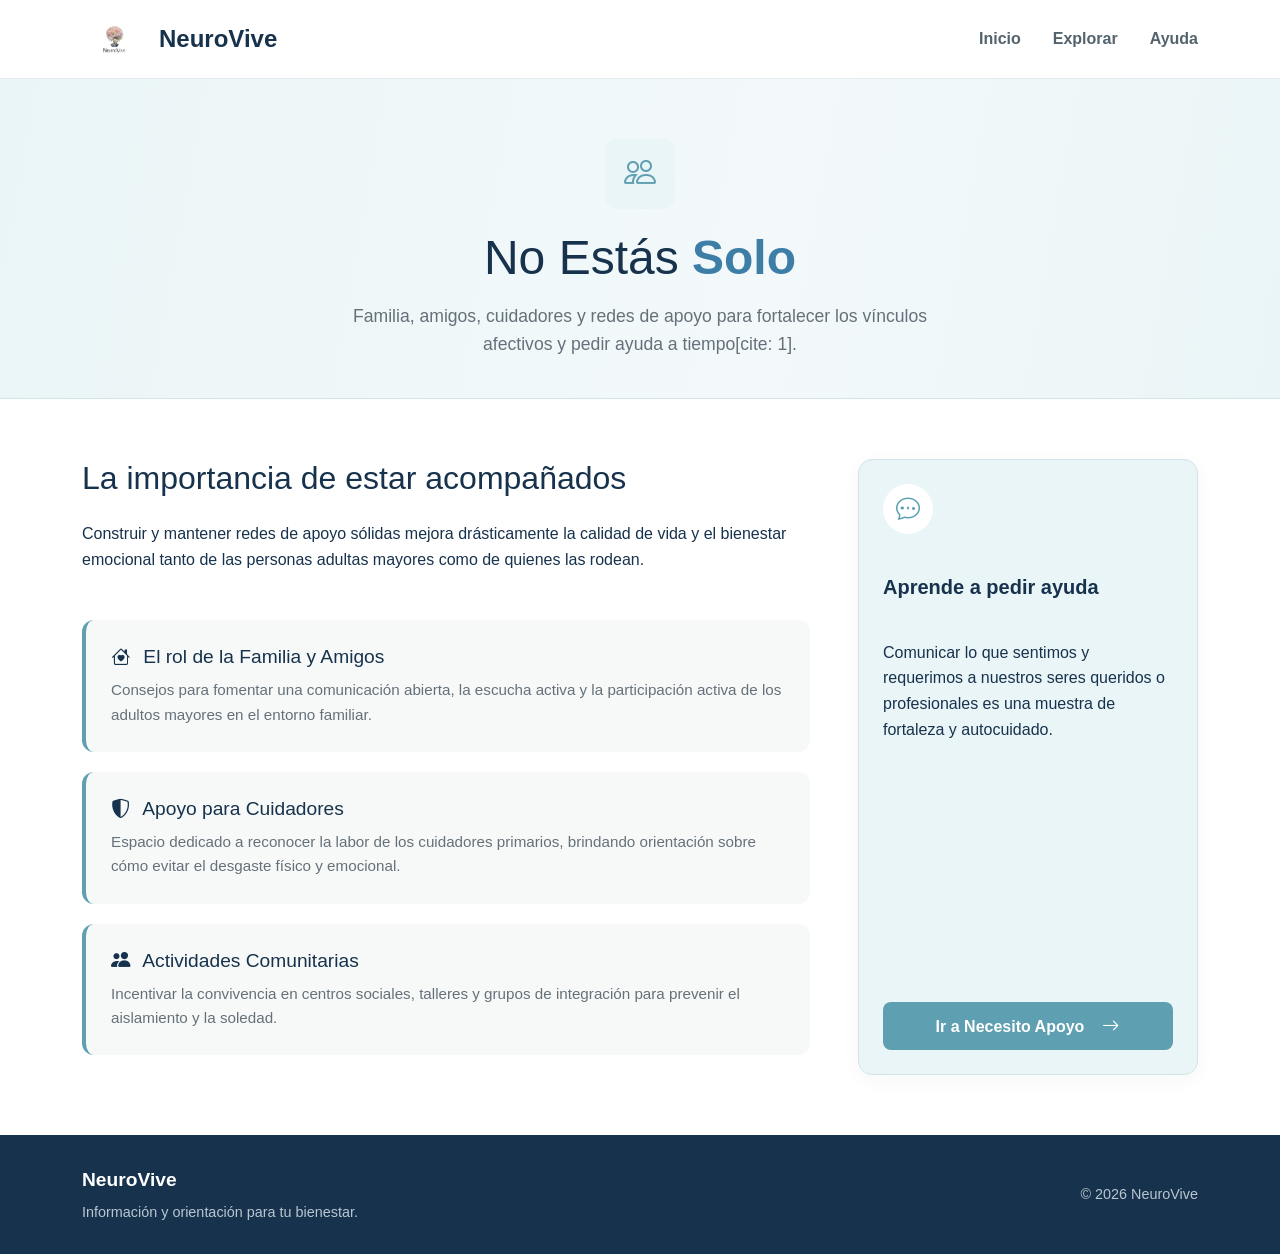
<file: no-estas-solo.html>
<!DOCTYPE html>
<html lang="es">

<head>
    <meta charset="UTF-8">
    <meta name="viewport" content="width=device-width, initial-scale=1.0">
    <title>No Estás Solo | NeuroVive</title>
    <!-- Bootstrap -->
    <link href="https://cdn.jsdelivr.net/npm/bootstrap@5.3.3/dist/css/bootstrap.min.css" rel="stylesheet">
    <!-- Bootstrap Icons -->
    <link rel="stylesheet" href="https://cdn.jsdelivr.net/npm/bootstrap-icons@1.11.3/font/bootstrap-icons.min.css">
    <!-- CSS propio -->
    <link rel="stylesheet" href="css/style.css">
</head>

<body>

    <!-- NAVBAR -->
    <header class="navbar-neuro">
        <div class="container navbar-contenido">
            <a href="index.html" class="logo">
                <img src="assets/img/NeuroViveLogo.png" alt="Logo de NeuroVive">
                <span>NeuroVive</span>
            </a>
            <nav>
                <a href="index.html#inicio">Inicio</a>
                <a href="index.html#apartados">Explorar</a>
                <a href="index.html#ayuda">Ayuda</a>
            </nav>
        </div>
    </header>

    <main>
        <!-- HERO INTERNO -->
        <section class="hero-interno" style="background: linear-gradient(100deg, #eaf5f7 0%, #f3f9fa 60%, #eaf5f7 100%); border-bottom: 1px solid #d1e5e8;">
            <div class="container">
                <div class="icono tarjeta-celeste">
                    <i class="bi bi-people"></i>
                </div>
                <h1>No Estás <strong>Solo</strong></h1>
                <p>Familia, amigos, cuidadores y redes de apoyo para fortalecer los vínculos afectivos y pedir ayuda a tiempo[cite: 1].</p>
            </div>
        </section>

        <!-- CONTENIDO -->
        <section class="contenido-interno">
            <div class="container">
                <div class="row g-5">
                    
                    <!-- Columna principal -->
                    <div class="col-lg-8">
                        <h2 class="mb-4">La importancia de estar acompañados</h2>
                        <p class="mb-5">Construir y mantener redes de apoyo sólidas mejora drásticamente la calidad de vida y el bienestar emocional tanto de las personas adultas mayores como de quienes las rodean.</p>
                        
                        <div class="tarjeta-recurso" style="border-left-color: var(--celeste);">
                            <h4><i class="bi bi-house-heart me-2"></i> El rol de la Familia y Amigos</h4>
                            <p>Consejos para fomentar una comunicación abierta, la escucha activa y la participación activa de los adultos mayores en el entorno familiar.</p>
                        </div>

                        <div class="tarjeta-recurso" style="border-left-color: var(--celeste);">
                            <h4><i class="bi bi-shield-shaded me-2"></i> Apoyo para Cuidadores</h4>
                            <p>Espacio dedicado a reconocer la labor de los cuidadores primarios, brindando orientación sobre cómo evitar el desgaste físico y emocional.</p>
                        </div>

                        <div class="tarjeta-recurso" style="border-left-color: var(--celeste);">
                            <h4><i class="bi bi-people-fill me-2"></i> Actividades Comunitarias</h4>
                            <p>Incentivar la convivencia en centros sociales, talleres y grupos de integración para prevenir el aislamiento y la soledad.</p>
                        </div>
                    </div>

                    <!-- Columna lateral -->
                    <div class="col-lg-4">
                        <div class="ayuda-contenido p-4 flex-column align-items-start text-start h-100" style="background: var(--celeste-claro); border-color: #d1e5e8;">
                            <div class="ayuda-icono mb-3" style="background: var(--blanco); color: var(--celeste); min-width: 50px; height: 50px; font-size: 1.5rem;">
                                <i class="bi bi-chat-dots"></i>
                            </div>
                            <h3 class="h5 fw-bold" style="color: var(--azul-oscuro);">Aprende a pedir ayuda</h3>
                            <p class="fs-6 mt-2 mb-4" style="color: var(--azul-oscuro);">Comunicar lo que sentimos y requerimos a nuestros seres queridos o profesionales es una muestra de fortaleza y autocuidado.</p>
                            <a href="necesito-apoyo.html" class="btn-principal w-100 mt-auto" style="padding: 10px; background: var(--celeste);">
                                Ir a Necesito Apoyo <i class="bi bi-arrow-right"></i>
                            </a>
                        </div>
                    </div>

                </div>
            </div>
        </section>
    </main>

    <!-- FOOTER -->
    <footer>
        <div class="container">
            <div class="footer-contenido">
                <div>
                    <strong>NeuroVive</strong>
                    <p>Información y orientación para tu bienestar.</p>
                </div>
                <span>© 2026 NeuroVive</span>
            </div>
        </div>
    </footer>

    <!-- Bootstrap JS -->
    <script src="https://cdn.jsdelivr.net/npm/bootstrap@5.3.3/dist/js/bootstrap.bundle.min.js"></script>
</body>

</html>
</file>
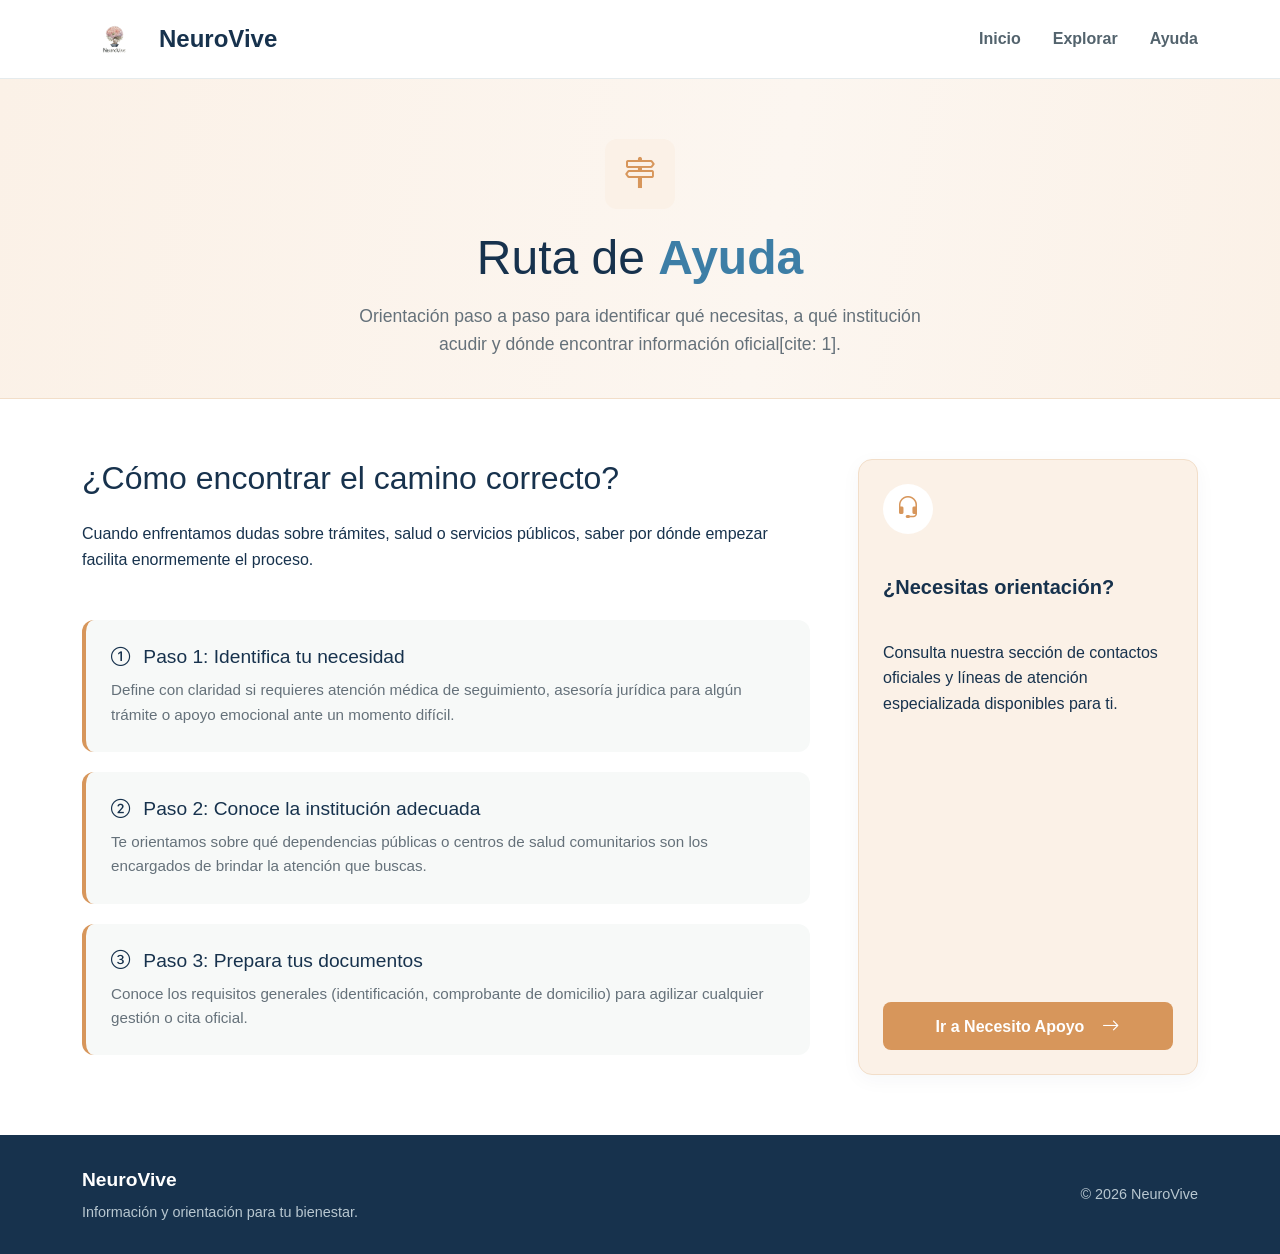
<file: ruta-de-ayuda.html>
<!DOCTYPE html>
<html lang="es">

<head>
    <meta charset="UTF-8">
    <meta name="viewport" content="width=device-width, initial-scale=1.0">
    <title>Ruta de Ayuda | NeuroVive</title>
    <!-- Bootstrap -->
    <link href="https://cdn.jsdelivr.net/npm/bootstrap@5.3.3/dist/css/bootstrap.min.css" rel="stylesheet">
    <!-- Bootstrap Icons -->
    <link rel="stylesheet" href="https://cdn.jsdelivr.net/npm/bootstrap-icons@1.11.3/font/bootstrap-icons.min.css">
    <!-- CSS propio -->
    <link rel="stylesheet" href="css/style.css">
</head>

<body>

    <!-- NAVBAR -->
    <header class="navbar-neuro">
        <div class="container navbar-contenido">
            <a href="index.html" class="logo">
                <img src="assets/img/NeuroViveLogo.png" alt="Logo de NeuroVive">
                <span>NeuroVive</span>
            </a>
            <nav>
                <a href="index.html#inicio">Inicio</a>
                <a href="index.html#apartados">Explorar</a>
                <a href="index.html#ayuda">Ayuda</a>
            </nav>
        </div>
    </header>

    <main>
        <!-- HERO INTERNO -->
        <section class="hero-interno" style="background: linear-gradient(100deg, #fbf1e7 0%, #fcf6f0 60%, #fbf1e7 100%); border-bottom: 1px solid #f2dec9;">
            <div class="container">
                <div class="icono tarjeta-naranja">
                    <i class="bi bi-signpost-2"></i>
                </div>
                <h1>Ruta de <strong>Ayuda</strong></h1>
                <p>Orientación paso a paso para identificar qué necesitas, a qué institución acudir y dónde encontrar información oficial[cite: 1].</p>
            </div>
        </section>

        <!-- CONTENIDO -->
        <section class="contenido-interno">
            <div class="container">
                <div class="row g-5">
                    
                    <!-- Columna principal -->
                    <div class="col-lg-8">
                        <h2 class="mb-4">¿Cómo encontrar el camino correcto?</h2>
                        <p class="mb-5">Cuando enfrentamos dudas sobre trámites, salud o servicios públicos, saber por dónde empezar facilita enormemente el proceso.</p>
                        
                        <div class="tarjeta-recurso" style="border-left-color: var(--naranja);">
                            <h4><i class="bi bi-1-circle me-2"></i> Paso 1: Identifica tu necesidad</h4>
                            <p>Define con claridad si requieres atención médica de seguimiento, asesoría jurídica para algún trámite o apoyo emocional ante un momento difícil.</p>
                        </div>

                        <div class="tarjeta-recurso" style="border-left-color: var(--naranja);">
                            <h4><i class="bi bi-2-circle me-2"></i> Paso 2: Conoce la institución adecuada</h4>
                            <p>Te orientamos sobre qué dependencias públicas o centros de salud comunitarios son los encargados de brindar la atención que buscas.</p>
                        </div>

                        <div class="tarjeta-recurso" style="border-left-color: var(--naranja);">
                            <h4><i class="bi bi-3-circle me-2"></i> Paso 3: Prepara tus documentos</h4>
                            <p>Conoce los requisitos generales (identificación, comprobante de domicilio) para agilizar cualquier gestión o cita oficial.</p>
                        </div>
                    </div>

                    <!-- Columna lateral -->
                    <div class="col-lg-4">
                        <div class="ayuda-contenido p-4 flex-column align-items-start text-start h-100" style="background: var(--naranja-claro); border-color: #f2dec9;">
                            <div class="ayuda-icono mb-3" style="background: var(--blanco); color: var(--naranja); min-width: 50px; height: 50px; font-size: 1.5rem;">
                                <i class="bi bi-headset"></i>
                            </div>
                            <h3 class="h5 fw-bold" style="color: var(--azul-oscuro);">¿Necesitas orientación?</h3>
                            <p class="fs-6 mt-2 mb-4" style="color: var(--azul-oscuro);">Consulta nuestra sección de contactos oficiales y líneas de atención especializada disponibles para ti.</p>
                            <a href="necesito-apoyo.html" class="btn-principal w-100 mt-auto" style="padding: 10px; background: var(--naranja);">
                                Ir a Necesito Apoyo <i class="bi bi-arrow-right"></i>
                            </a>
                        </div>
                    </div>

                </div>
            </div>
        </section>
    </main>

    <!-- FOOTER -->
    <footer>
        <div class="container">
            <div class="footer-contenido">
                <div>
                    <strong>NeuroVive</strong>
                    <p>Información y orientación para tu bienestar.</p>
                </div>
                <span>© 2026 NeuroVive</span>
            </div>
        </div>
    </footer>

    <!-- Bootstrap JS -->
    <script src="https://cdn.jsdelivr.net/npm/bootstrap@5.3.3/dist/js/bootstrap.bundle.min.js"></script>
</body>

</html>
</file>
<file: css/style.css>
/* =========================================
   VARIABLES
========================================= */

:root {
    --azul-oscuro: #17324d;
    --azul: #3d7ea6;
    --azul-claro: #e8f4f8;
    --verde: #6b9b78;
    --verde-claro: #edf5ef;
    --morado: #8073a8;
    --morado-claro: #f1eff8;
    --naranja: #d7965b;
    --naranja-claro: #fbf1e7;
    --rosa: #c9828d;
    --rosa-claro: #faeef0;
    --celeste: #5e9fb1;
    --celeste-claro: #eaf5f7;
    --rojo: #c76f6f;
    --rojo-claro: #faeeee;
    --dorado: #c29a55;
    --dorado-claro: #faf4e7;
    --blanco: #ffffff;
    --gris-fondo: #f7f9f8;
    --gris-texto: #65717a;
    --borde: #e5ebed;
    --sombra: 0 8px 25px rgba(23, 50, 77, 0.08);
}

/* =========================================
   RESET
========================================= */

* {
    margin: 0;
    padding: 0;
    box-sizing: border-box;
}

html {
    scroll-behavior: smooth;
}

body {
    font-family: Arial, Helvetica, sans-serif;
    background: var(--gris-fondo);
    color: var(--azul-oscuro);
    line-height: 1.6;
}

a {
    text-decoration: none;
}

/* =========================================
   NAVBAR
========================================= */

.navbar-neuro {
    background: var(--blanco);
    border-bottom: 1px solid var(--borde);
    position: sticky;
    top: 0;
    z-index: 1000;
}

.navbar-contenido {
    min-height: 78px;
    display: flex;
    align-items: center;
    justify-content: space-between;
}

/* LOGO */

.logo {
    display: flex;
    align-items: center;
    gap: 12px;
    color: var(--azul-oscuro);
    font-size: 1.5rem;
    font-weight: 700;
    transition: 0.25s;
}

.logo:hover {
    color: var(--azul);
}

.logo img {
    width: 65px; /* LOGO MÁS GRANDE */
    height: 65px; /* LOGO MÁS GRANDE */
    object-fit: contain;
}

/* MENU */

.navbar-neuro nav {
    display: flex;
    align-items: center;
    gap: 32px;
}

.navbar-neuro nav a {
    color: #53636d;
    font-size: 1rem;
    font-weight: 600;
    transition: 0.25s;
}

.navbar-neuro nav a:hover {
    color: var(--azul);
}

/* =========================================
   HERO
========================================= */

.hero {
    background: linear-gradient(100deg, #eef7f5 0%, #f5f9f7 60%, #eef5f8 100%);
    min-height: 500px;
    display: flex;
    align-items: center;
    overflow: hidden;
}

.hero-contenido {
    min-height: 500px;
    display: flex;
    align-items: center;
    justify-content: space-between;
}

/* TEXTO */

.hero-texto {
    max-width: 650px;
}

.etiqueta {
    display: inline-block;
    padding: 7px 15px;
    background: var(--blanco);
    color: var(--verde);
    border-radius: 30px;
    font-size: 0.9rem;
    font-weight: 700;
    margin-bottom: 20px;
    box-shadow: 0 3px 12px rgba(23, 50, 77, 0.06);
}

.hero h1 {
    font-size: clamp(2.3rem, 5vw, 4rem);
    line-height: 1.15;
    font-weight: 400;
    margin-bottom: 20px;
}

.hero h1 strong {
    color: var(--azul);
    font-weight: 700;
}

.hero p {
    max-width: 590px;
    color: var(--gris-texto);
    font-size: 1.15rem;
    margin-bottom: 28px;
}

/* =========================================
   PREGUNTA
========================================= */

.pregunta {
    display: inline-flex;
    align-items: center;
    gap: 12px;
    background: var(--blanco);
    border-left: 5px solid var(--verde);
    padding: 13px 20px;
    margin-bottom: 28px;
    box-shadow: var(--sombra);
    border-radius: 5px;
}

.pregunta i {
    color: var(--verde);
    font-size: 1.3rem;
}

.pregunta span {
    font-size: 1.2rem;
    font-weight: 700;
    color: var(--azul-oscuro);
}

/* =========================================
   BOTÓN PRINCIPAL
========================================= */

.btn-principal {
    display: flex;
    align-items: center;
    justify-content: center;
    width: fit-content;
    gap: 18px;
    padding: 13px 23px;
    background: var(--azul);
    color: var(--blanco);
    border-radius: 8px;
    font-weight: 700;
    transition: 0.25s;
}

.btn-principal:hover {
    background: var(--azul-oscuro);
    color: var(--blanco);
    transform: translateY(-2px);
}

.btn-principal i {
    font-size: 1.1rem;
}

/* =========================================
   DECORACIÓN HERO
========================================= */

.hero-decoracion {
    width: 350px;
    height: 350px;
    position: relative;
    margin-right: 50px;
}

.circulo-grande {
    width: 280px;
    height: 280px;
    border-radius: 50%;
    background: var(--blanco);
    display: flex;
    align-items: center;
    justify-content: center;
    box-shadow: 0 15px 40px rgba(23, 50, 77, 0.08);
    position: absolute;
    top: 35px;
    left: 35px;
}

/* LOGO DENTRO DEL CÍRCULO */

.circulo-grande img {
    width: 150%; /* LOGO MÁS GRANDE */
    height: 150%; /* LOGO MÁS GRANDE */
    object-fit: contain;
}

/* =========================================
   DECORACIONES
========================================= */

.decoracion {
    position: absolute;
    width: 48px;
    height: 48px;
    background: var(--blanco);
    border-radius: 50%;
    display: flex;
    align-items: center;
    justify-content: center;
    box-shadow: var(--sombra);
    font-size: 1.3rem;
}

.decoracion-1 {
    top: 15px;
    right: 35px;
    color: var(--verde);
}

.decoracion-2 {
    bottom: 20px;
    left: 10px;
    color: var(--naranja);
}

.decoracion-3 {
    bottom: 45px;
    right: 10px;
    color: var(--rosa);
}

/* =========================================
   APARTADOS
========================================= */

.apartados {
    padding: 80px 0;
}

.titulo-seccion {
    text-align: center;
    max-width: 700px;
    margin: 0 auto 45px;
}

.subtitulo {
    display: block;
    color: var(--verde);
    font-size: 0.9rem;
    font-weight: 700;
    text-transform: uppercase;
    letter-spacing: 1px;
    margin-bottom: 8px;
}

.titulo-seccion h2 {
    font-size: 2.3rem;
    margin-bottom: 12px;
}

.titulo-seccion h2 span {
    color: var(--azul);
}

.titulo-seccion p {
    color: var(--gris-texto);
    margin-bottom: 0;
}

/* =========================================
   TARJETAS
========================================= */

.tarjeta {
    height: 100%;
    min-height: 295px;
    display: flex;
    flex-direction: column;
    background: var(--blanco);
    border: 1px solid var(--borde);
    border-radius: 12px;
    padding: 25px;
    position: relative;
    color: var(--azul-oscuro);
    transition: transform 0.25s, box-shadow 0.25s, border-color 0.25s;
}

.tarjeta:hover {
    transform: translateY(-5px);
    box-shadow: var(--sombra);
    border-color: transparent;
    color: var(--azul-oscuro);
}

/* =========================================
   ICONOS DE TARJETAS
========================================= */

.icono {
    width: 58px;
    height: 58px;
    border-radius: 12px;
    display: flex;
    align-items: center;
    justify-content: center;
    font-size: 1.7rem;
    margin-bottom: 22px;
}

/* COLORES */
.tarjeta-azul { background: var(--azul-claro); color: var(--azul); }
.tarjeta-verde { background: var(--verde-claro); color: var(--verde); }
.tarjeta-morado { background: var(--morado-claro); color: var(--morado); }
.tarjeta-naranja { background: var(--naranja-claro); color: var(--naranja); }
.tarjeta-rosa { background: var(--rosa-claro); color: var(--rosa); }
.tarjeta-celeste { background: var(--celeste-claro); color: var(--celeste); }
.tarjeta-rojo { background: var(--rojo-claro); color: var(--rojo); }
.tarjeta-dorado { background: var(--dorado-claro); color: var(--dorado); }

/* =========================================
   CONTENIDO TARJETA
========================================= */

.tarjeta-contenido {
    flex: 1;
}

.tarjeta h3 {
    font-size: 1.25rem;
    line-height: 1.3;
    margin-bottom: 10px;
}

.tarjeta p {
    color: var(--gris-texto);
    font-size: 0.95rem;
    margin: 0;
    line-height: 1.55;
}

/* =========================================
   FLECHA
========================================= */

.flecha {
    position: absolute;
    right: 22px;
    bottom: 18px;
    font-size: 1.1rem;
    color: #9aa8af;
    transition: 0.25s;
}

.tarjeta:hover .flecha {
    color: var(--azul);
    transform: translateX(4px);
}

/* =========================================
   TARJETA MI NEUROVIVE
========================================= */

.tarjeta-especial {
    background: #f5f8f3;
}

/* =========================================
   SECCIÓN AYUDA
========================================= */

.seccion-ayuda {
    padding: 30px 0 80px;
}

.ayuda-contenido {
    background: var(--blanco);
    border: 1px solid var(--borde);
    border-radius: 14px;
    padding: 35px 45px;
    display: flex;
    align-items: center;
    gap: 25px;
    box-shadow: 0 5px 20px rgba(23, 50, 77, 0.04);
}

.ayuda-icono {
    min-width: 75px;
    height: 75px;
    background: var(--azul-claro);
    color: var(--azul);
    border-radius: 50%;
    display: flex;
    align-items: center;
    justify-content: center;
    font-size: 2rem;
}

.ayuda-contenido h2 {
    font-size: 1.7rem;
    margin-bottom: 7px;
}

.ayuda-contenido p {
    color: var(--gris-texto);
    margin: 0;
    max-width: 750px;
}

/* =========================================
   FOOTER
========================================= */

footer {
    background: var(--azul-oscuro);
    color: var(--blanco);
    padding: 30px 0;
}

.footer-contenido {
    display: flex;
    align-items: center;
    justify-content: space-between;
}

.footer-contenido strong {
    font-size: 1.2rem;
}

.footer-contenido p {
    color: #b8c7d0;
    margin: 5px 0 0;
    font-size: 0.9rem;
}

.footer-contenido > span {
    color: #b8c7d0;
    font-size: 0.9rem;
}

/* =========================================
   TABLET
========================================= */

@media (max-width: 991px) {
    .hero-decoracion {
        width: 280px;
        height: 280px;
        margin-right: 0;
    }
    .circulo-grande {
        width: 230px;
        height: 230px;
    }
    .circulo-grande img {
        width: 190px; /* LOGO MÁS GRANDE TABLET */
        height: 190px; /* LOGO MÁS GRANDE TABLET */
    }
}

/* =========================================
   CELULAR
========================================= */

@media (max-width: 767px) {
    /* NAV */
    .navbar-contenido {
        padding-top: 14px;
        padding-bottom: 14px;
    }
    .navbar-neuro nav {
        gap: 15px;
    }
    .navbar-neuro nav a {
        font-size: 0.85rem;
    }
    .logo {
        font-size: 1.25rem;
    }
    .logo img {
        width: 55px; /* LOGO MÁS GRANDE CELULAR */
        height: 55px; /* LOGO MÁS GRANDE CELULAR */
    }

    /* HERO */
    .hero {
        padding: 55px 0;
    }
    .hero-contenido {
        min-height: auto;
        flex-direction: column;
        text-align: center;
    }
    .hero-texto {
        display: flex;
        flex-direction: column;
        align-items: center;
    }
    .hero p {
        font-size: 1rem;
    }
    .pregunta {
        width: 100%;
        justify-content: center;
        text-align: center;
    }
    .hero-decoracion {
        margin-top: 40px;
        width: 250px;
        height: 250px;
    }
    .circulo-grande {
        width: 200px;
        height: 200px;
        top: 25px;
        left: 25px;
    }
    .circulo-grande img {
        width: 170px; /* LOGO MÁS GRANDE CELULAR */
        height: 170px; /* LOGO MÁS GRANDE CELULAR */
    }

    /* APARTADOS */
    .apartados {
        padding: 60px 0;
    }
    .titulo-seccion h2 {
        font-size: 2rem;
    }

    /* TARJETAS */
    .tarjeta {
        min-height: 260px;
    }

    /* AYUDA */
    .ayuda-contenido {
        padding: 28px;
        flex-direction: column;
        text-align: center;
    }

    /* FOOTER */
    .footer-contenido {
        flex-direction: column;
        gap: 15px;
        text-align: center;
    }
}

/* =========================================
   CELULARES PEQUEÑOS
========================================= */

@media (max-width: 480px) {
    .navbar-neuro nav a:nth-child(2) {
        display: none;
    }
    .hero h1 {
        font-size: 2.2rem;
    }
    .titulo-seccion h2 {
        font-size: 1.8rem;
    }
    .tarjeta {
        padding: 22px;
    }
}

/* =========================================
   PÁGINAS INTERNAS
========================================= */

.hero-interno {
    background: linear-gradient(100deg, #eef7f5 0%, #f5f9f7 60%, #eef5f8 100%);
    padding: 60px 0 40px;
    text-align: center;
    border-bottom: 1px solid var(--borde);
}

.hero-interno .icono {
    margin: 0 auto 20px;
    width: 70px;
    height: 70px;
    font-size: 2rem;
}

.hero-interno h1 {
    font-size: clamp(2rem, 4vw, 3rem);
    margin-bottom: 15px;
}

.hero-interno h1 strong {
    color: var(--azul);
    font-weight: 700;
}

.hero-interno p {
    color: var(--gris-texto);
    font-size: 1.1rem;
    max-width: 600px;
    margin: 0 auto;
}

.contenido-interno {
    padding: 60px 0;
    background: var(--blanco);
}

.tarjeta-recurso {
    background: var(--gris-fondo);
    border-radius: 12px;
    padding: 25px;
    margin-bottom: 20px;
    border-left: 4px solid var(--azul);
}

.tarjeta-recurso h4 {
    color: var(--azul-oscuro);
    font-size: 1.2rem;
    margin-bottom: 10px;
}

.tarjeta-recurso p {
    color: var(--gris-texto);
    margin-bottom: 0;
    font-size: 0.95rem;
}
</file>
